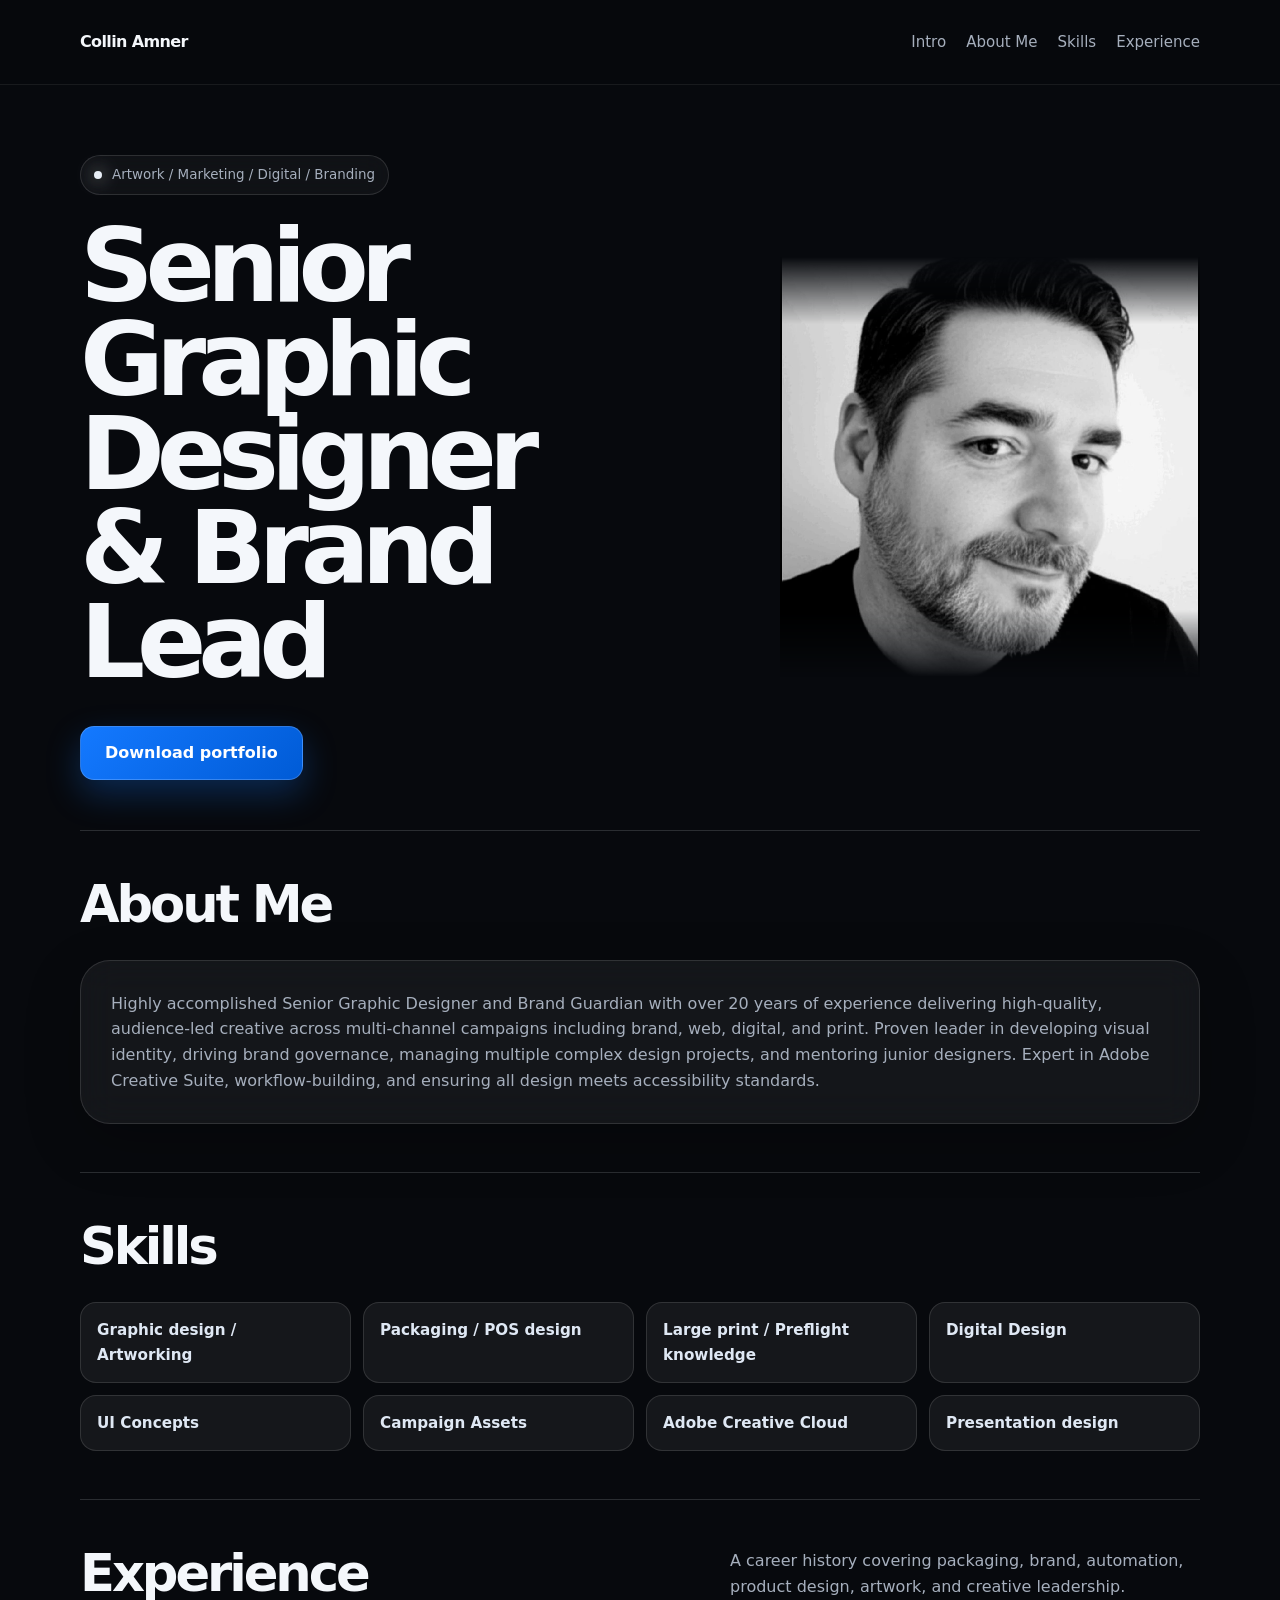
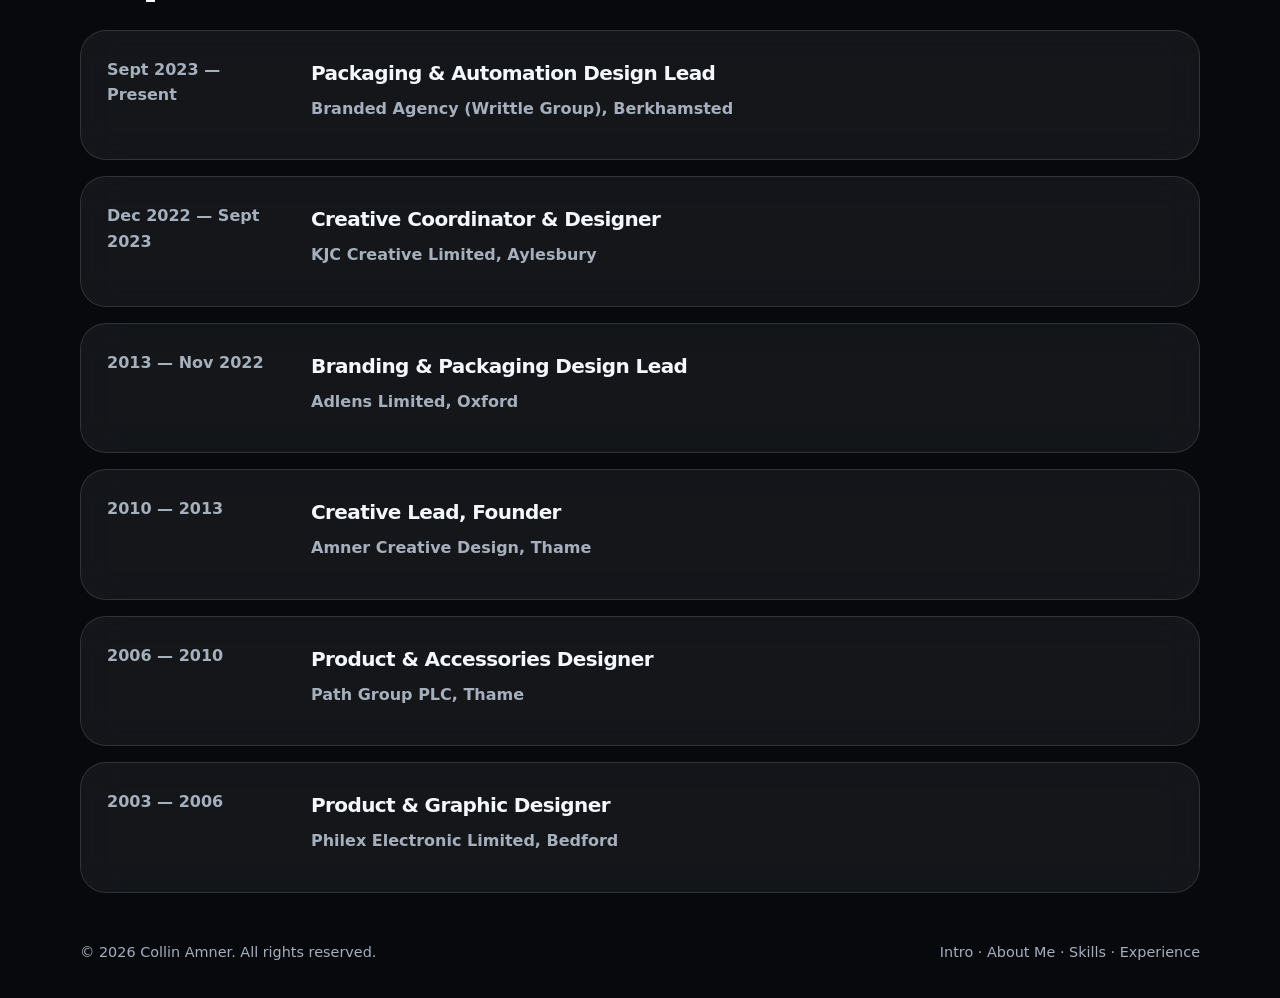
<file: index..html>
<!DOCTYPE html>
<html lang="en">
<head>
  <meta charset="UTF-8" />
  <meta name="viewport" content="width=device-width, initial-scale=1.0" />
  <title>Portfolio | Collin Amner</title>
  <style>
    :root {
      --bg: #07090d;
      --panel: rgba(18, 22, 29, 0.76);
      --panel-light: rgba(255, 255, 255, 0.06);
      --text: #f4f7fb;
      --muted: #a6afbd;
      --line: rgba(255, 255, 255, 0.12);
      --accent: #dfe8f4;
      --shadow: 0 24px 80px rgba(0, 0, 0, 0.45);
    }

    * {
      box-sizing: border-box;
      margin: 0;
      padding: 0;
    }

    html {
      scroll-behavior: smooth;
    }

    body {
      font-family: Inter, ui-sans-serif, system-ui, -apple-system, BlinkMacSystemFont, "Segoe UI", sans-serif;
      background: var(--bg);
      color: var(--text);
      line-height: 1.6;
      min-height: 100vh;
      overflow-x: hidden;
    }

    body.no-scroll {
      overflow: hidden;
    }

    a,
    button {
      font: inherit;
    }

    a {
      color: inherit;
      text-decoration: none;
    }

    button {
      cursor: pointer;
      border: 0;
    }

    .page {
      position: relative;
      min-height: 100vh;
      isolation: isolate;
    }

    .wrap {
      width: min(1120px, calc(100% - 40px));
      margin: 0 auto;
    }

    header {
      position: sticky;
      top: 0;
      z-index: 20;
      border-bottom: 1px solid rgba(255, 255, 255, 0.07);
      background: rgba(7, 9, 13, 0.72);
      backdrop-filter: blur(18px);
    }

    .header-inner {
      width: min(1120px, calc(100% - 40px));
      margin: 0 auto;
      padding: 22px 0;
      display: flex;
      align-items: center;
      justify-content: space-between;
      gap: 24px;
    }

    .logo {
      display: inline-flex;
      align-items: center;
      gap: 12px;
      font-weight: 800;
      letter-spacing: -0.04em;
    }

    nav {
      display: flex;
      gap: 20px;
      color: var(--muted);
      font-size: 0.94rem;
    }

    nav a {
      padding: 8px 0;
      transition: color 180ms ease;
    }

    nav a:hover,
    nav a:focus-visible {
      color: var(--text);
      outline: none;
    }

    section {
      scroll-margin-top: 96px;
      padding: 48px 0;
    }

    main section:not(:first-child) {
      border-top: 1px solid rgba(220, 226, 235, 0.16);
    }

    .intro {
      min-height: auto;
      padding: 70px 0 50px;
      display: grid;
      grid-template-columns: minmax(0, 1.15fr) minmax(260px, 0.85fr);
      gap: 44px;
      align-items: center;
    }

    .intro-content {
      max-width: 920px;
    }

    .profile-frame {
      justify-self: end;
      width: min(420px, 100%);
      aspect-ratio: 1 / 1;
      overflow: hidden;
    }

    .profile-frame img {
      display: block;
      width: 100%;
      height: 100%;
      object-fit: cover;
      filter: grayscale(1);
      -webkit-mask-image: linear-gradient(to bottom, transparent 0%, black 16%, black 84%, transparent 100%);
      mask-image: linear-gradient(to bottom, transparent 0%, black 16%, black 84%, transparent 100%);
    }

    .eyebrow {
      display: inline-flex;
      align-items: center;
      gap: 10px;
      padding: 8px 13px;
      border: 1px solid var(--line);
      background: rgba(255,255,255,0.04);
      border-radius: 999px;
      color: var(--muted);
      font-size: 0.84rem;
      margin-bottom: 24px;
      backdrop-filter: blur(14px);
    }

    .eyebrow::before {
      content: "";
      width: 8px;
      height: 8px;
      border-radius: 50%;
      background: #e8eef6;
      box-shadow: 0 0 18px rgba(232,238,246,0.8);
    }

    h1 {
      font-size: clamp(3.2rem, 8vw, 6.6rem);
      line-height: 0.92;
      letter-spacing: -0.08em;
      max-width: 900px;
    }

    .intro p {
      margin-top: 26px;
      max-width: 640px;
      color: var(--muted);
      font-size: clamp(1rem, 1.8vw, 1.22rem);
    }

    .actions {
      display: flex;
      flex-wrap: wrap;
      gap: 14px;
      margin-top: 36px;
    }

    .btn {
      display: inline-flex;
      align-items: center;
      justify-content: center;
      min-height: 48px;
      padding: 0 20px;
      border-radius: 14px;
      border: 1px solid var(--line);
      font-weight: 700;
      transition: transform 180ms ease, border-color 180ms ease, background 180ms ease;
    }

    .btn:hover,
    .btn:focus-visible {
      transform: translateY(-2px);
      outline: none;
    }

    .btn.primary {
      color: #080a0f;
      background: linear-gradient(135deg, #ffffff, #aeb8c3);
      border-color: rgba(255,255,255,0.65);
    }

    .btn.secondary {
      color: var(--text);
      background: rgba(255,255,255,0.04);
      backdrop-filter: blur(14px);
    }


    .section-title {
      display: flex;
      justify-content: space-between;
      gap: 24px;
      align-items: end;
      margin-bottom: 30px;
    }

    .section-title h2 {
      font-size: clamp(2rem, 4vw, 3.4rem);
      line-height: 1;
      letter-spacing: -0.06em;
    }

    .section-title p {
      color: var(--muted);
      max-width: 470px;
    }

    .about-grid {
      display: grid;
      grid-template-columns: 1fr;
      gap: 22px;
    }

    .panel {
      padding: 30px;
      border-radius: 30px;
      border: 1px solid var(--line);
      background: rgba(255,255,255,0.055);
      backdrop-filter: blur(18px);
      box-shadow: 0 18px 55px rgba(0,0,0,0.23);
    }

    .panel p {
      color: var(--muted);
    }

    .quick-facts {
      display: grid;
      gap: 14px;
    }

    .quick-facts div {
      display: flex;
      justify-content: space-between;
      gap: 18px;
      padding-bottom: 14px;
      border-bottom: 1px solid var(--line);
    }

    .quick-facts div:last-child {
      border-bottom: 0;
      padding-bottom: 0;
    }

    .quick-facts span {
      color: var(--muted);
    }


    .btn.download {
      min-height: 54px;
      padding: 0 24px;
      color: #ffffff;
      background: linear-gradient(135deg, #1479ff, #005bd6);
      border-color: rgba(255, 255, 255, 0.18);
      box-shadow: 0 14px 34px rgba(20, 121, 255, 0.28);
    }

    .btn.download:hover,
    .btn.download:focus-visible {
      background: linear-gradient(135deg, #2f8cff, #0066ee);
    }

    .skills-grid {
      display: grid;
      grid-template-columns: repeat(4, 1fr);
      gap: 12px;
    }

    .skill-tag {
      padding: 15px 16px;
      border-radius: 16px;
      background: var(--panel-light);
      color: var(--accent);
      border: 1px solid var(--line);
      font-weight: 650;
      font-size: 0.95rem;
    }

    .experience-list {
      display: grid;
      gap: 16px;
    }

    .experience-item {
      display: grid;
      grid-template-columns: 180px 1fr;
      gap: 24px;
      padding: 26px;
      border-radius: 26px;
      border: 1px solid var(--line);
      background: rgba(255,255,255,0.055);
      backdrop-filter: blur(18px);
    }

    .experience-item time {
      color: var(--muted);
      font-weight: 700;
    }

    .experience-item h3 {
      font-size: 1.25rem;
      letter-spacing: -0.03em;
      margin-bottom: 7px;
    }

    .experience-company {
      color: var(--accent);
      font-weight: 700;
      margin-bottom: 12px;
    }

    .experience-item p {
      color: var(--muted);
    }

    footer {
      width: min(1120px, calc(100% - 40px));
      margin: 0 auto;
      padding: 0 0 34px;
      color: var(--muted);
      display: flex;
      justify-content: space-between;
      gap: 16px;
      font-size: 0.9rem;
    }

    @media (max-width: 900px) {
      .about-grid {
        grid-template-columns: 1fr;
      }

      .intro {
        grid-template-columns: 1fr;
        min-height: auto;
        padding: 48px 0 40px;
      }

      .profile-frame {
        justify-self: start;
        width: min(320px, 100%);
      }


      .skills-grid {
        grid-template-columns: repeat(2, 1fr);
      }

      .experience-item {
        grid-template-columns: 1fr;
      }
    }

    @media (max-width: 680px) {
      .header-inner {
        align-items: flex-start;
        flex-direction: column;
      }

      nav {
        width: 100%;
        overflow-x: auto;
        padding-bottom: 4px;
      }


      .section-title,
      footer {
        flex-direction: column;
        align-items: flex-start;
      }

      .skills-grid {
        grid-template-columns: 1fr;
      }
    }
  </style>
</head>
<body>
  <div class="page">

    <header>
      <div class="header-inner">
        <a href="#intro" class="logo" aria-label="Portfolio home">
          <span>Collin Amner</span>
        </a>
        <nav aria-label="Main navigation">
          <a href="#intro">Intro</a>
          <a href="#about">About Me</a>
          <a href="#skills">Skills</a>
          <a href="#experience">Experience</a>
        </nav>
      </div>
    </header>

    <main>
      <section id="intro" class="intro wrap" aria-labelledby="intro-title">
        <div class="intro-content">
          <span class="eyebrow">Artwork / Marketing / Digital / Branding</span>
          <h1 id="intro-title">Senior Graphic Designer <br />&amp; Brand Lead</h1>
          <div class="actions">
            <a class="btn download" href="assets/collinamner_portfolio.pdf" download>Download portfolio</a>
          </div>
        </div>

        <div class="profile-frame">
          <img src="assets/profile.png" alt="Black and white portrait of Collin Amner" />
        </div>
      </section>

      <section id="about" class="wrap" aria-labelledby="about-title">
        <div class="section-title">
          <h2 id="about-title">About Me</h2>
          <p></p>
        </div>

        <div class="about-grid">
          <div class="panel">
            <p>
              Highly accomplished Senior Graphic Designer and Brand Guardian with over 20 years of experience delivering high-quality, audience-led creative across multi-channel campaigns including brand, web, digital, and print. Proven leader in developing visual identity, driving brand governance, managing multiple complex design projects, and mentoring junior designers. Expert in Adobe Creative Suite, workflow-building, and ensuring all design meets accessibility standards.
            </p>
          </div>
        </div>
      </section>

      <section id="skills" class="wrap" aria-labelledby="skills-title">
        <div class="section-title">
          <h2 id="skills-title">Skills</h2>
          <p></p>
        </div>

        <div class="skills-grid" aria-label="Skills list">
          <span class="skill-tag">Graphic design / Artworking</span>
          <span class="skill-tag">Packaging / POS design</span>
          <span class="skill-tag">Large print / Preflight knowledge</span>
          <span class="skill-tag">Digital Design</span>
          <span class="skill-tag">UI Concepts</span>
          <span class="skill-tag">Campaign Assets</span>
          <span class="skill-tag">Adobe Creative Cloud</span>
          <span class="skill-tag">Presentation design</span>
        </div>
      </section>

      <section id="experience" class="wrap" aria-labelledby="experience-title">
        <div class="section-title">
          <h2 id="experience-title">Experience</h2>
          <p>A career history covering packaging, brand, automation, product design, artwork, and creative leadership.</p>
        </div>

        <div class="experience-list">
          <article class="experience-item">
            <time>Sept 2023 — Present</time>
            <div>
              <h3>Packaging &amp; Automation Design Lead</h3>
              <p class="experience-company">Branded Agency (Writtle Group), Berkhamsted</p>
            </div>
          </article>

          <article class="experience-item">
            <time>Dec 2022 — Sept 2023</time>
            <div>
              <h3>Creative Coordinator &amp; Designer</h3>
              <p class="experience-company">KJC Creative Limited, Aylesbury</p>
            </div>
          </article>

          <article class="experience-item">
            <time>2013 — Nov 2022</time>
            <div>
              <h3>Branding &amp; Packaging Design Lead</h3>
              <p class="experience-company">Adlens Limited, Oxford</p>
            </div>
          </article>

          <article class="experience-item">
            <time>2010 — 2013</time>
            <div>
              <h3>Creative Lead, Founder</h3>
              <p class="experience-company">Amner Creative Design, Thame</p>
            </div>
          </article>

          <article class="experience-item">
            <time>2006 — 2010</time>
            <div>
              <h3>Product &amp; Accessories Designer</h3>
              <p class="experience-company">Path Group PLC, Thame</p>
            </div>
          </article>

          <article class="experience-item">
            <time>2003 — 2006</time>
            <div>
              <h3>Product &amp; Graphic Designer</h3>
              <p class="experience-company">Philex Electronic Limited, Bedford</p>
            </div>
          </article>
        </div>
      </section>
    </main>

    <footer>
      <span>© 2026 Collin Amner. All rights reserved.</span>
      <span>Intro · About Me · Skills · Experience</span>
    </footer>
  </div>
</body>
</html>
</file>
